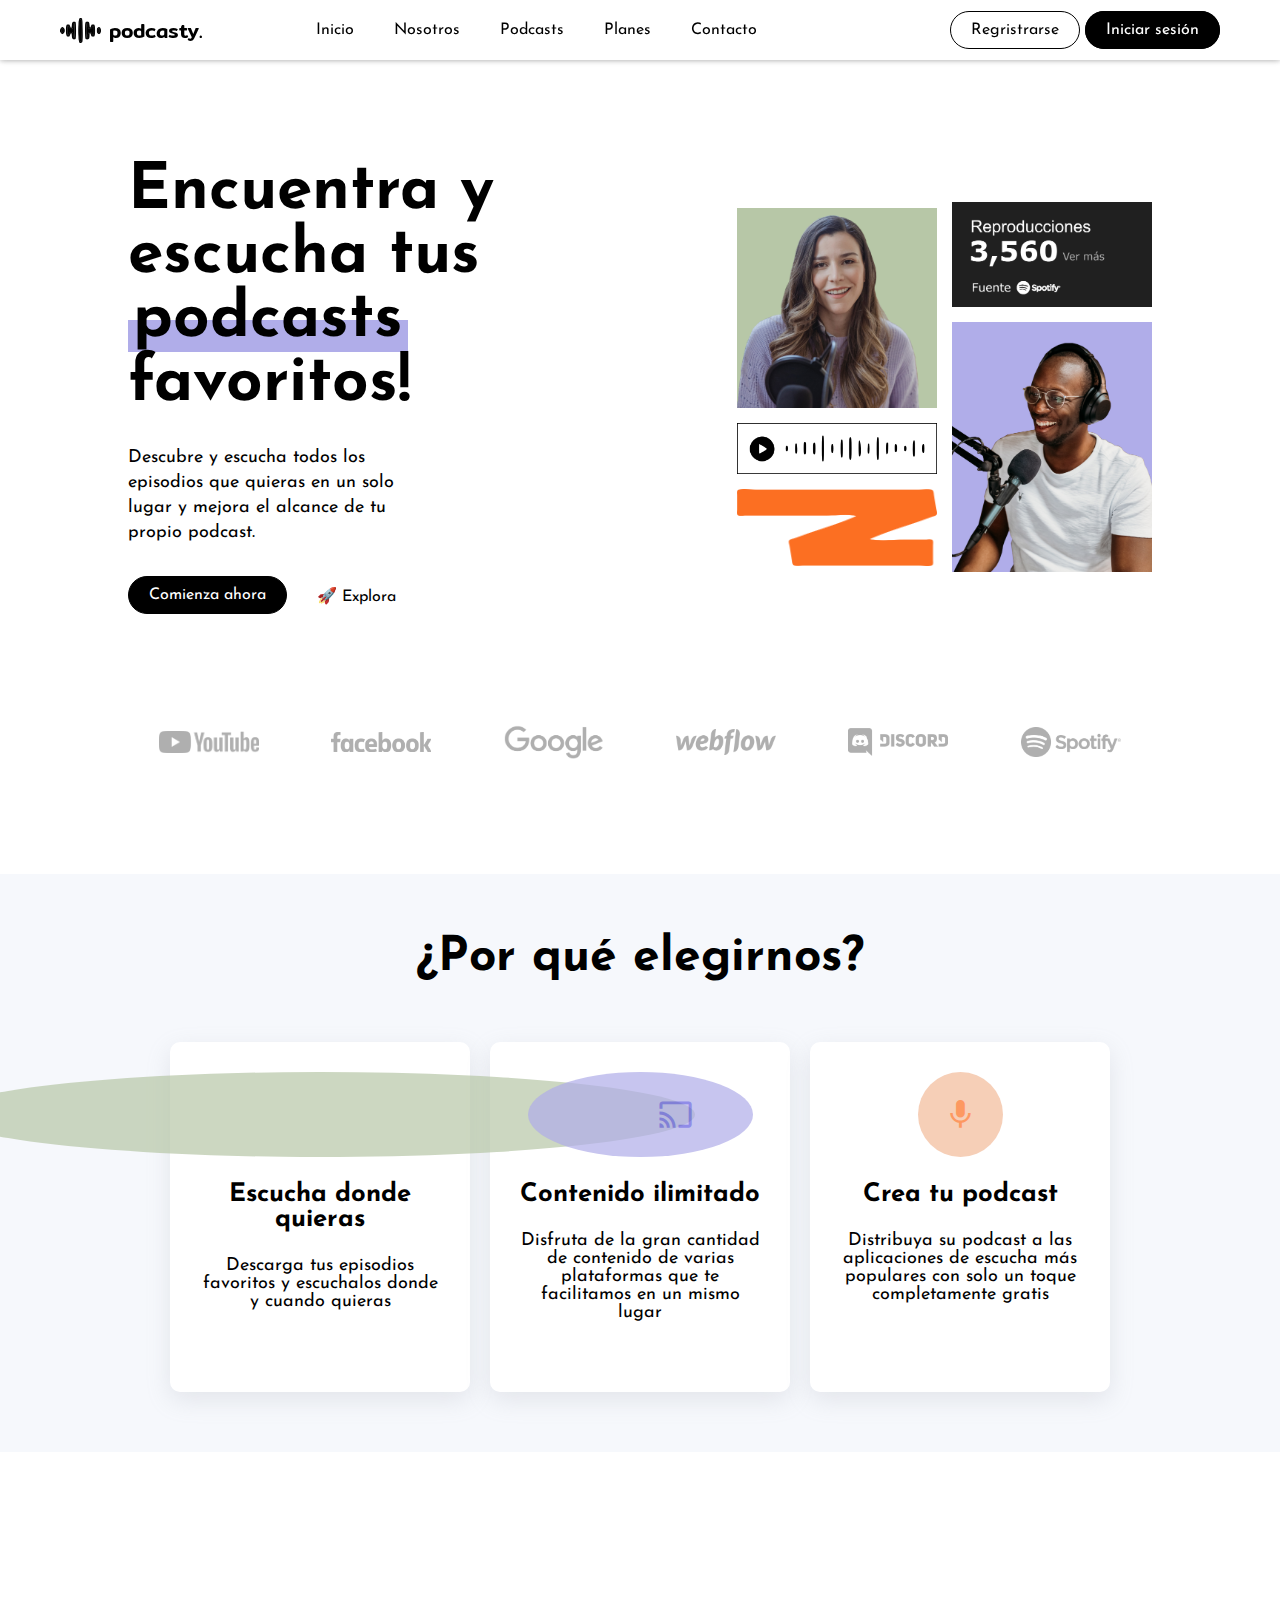
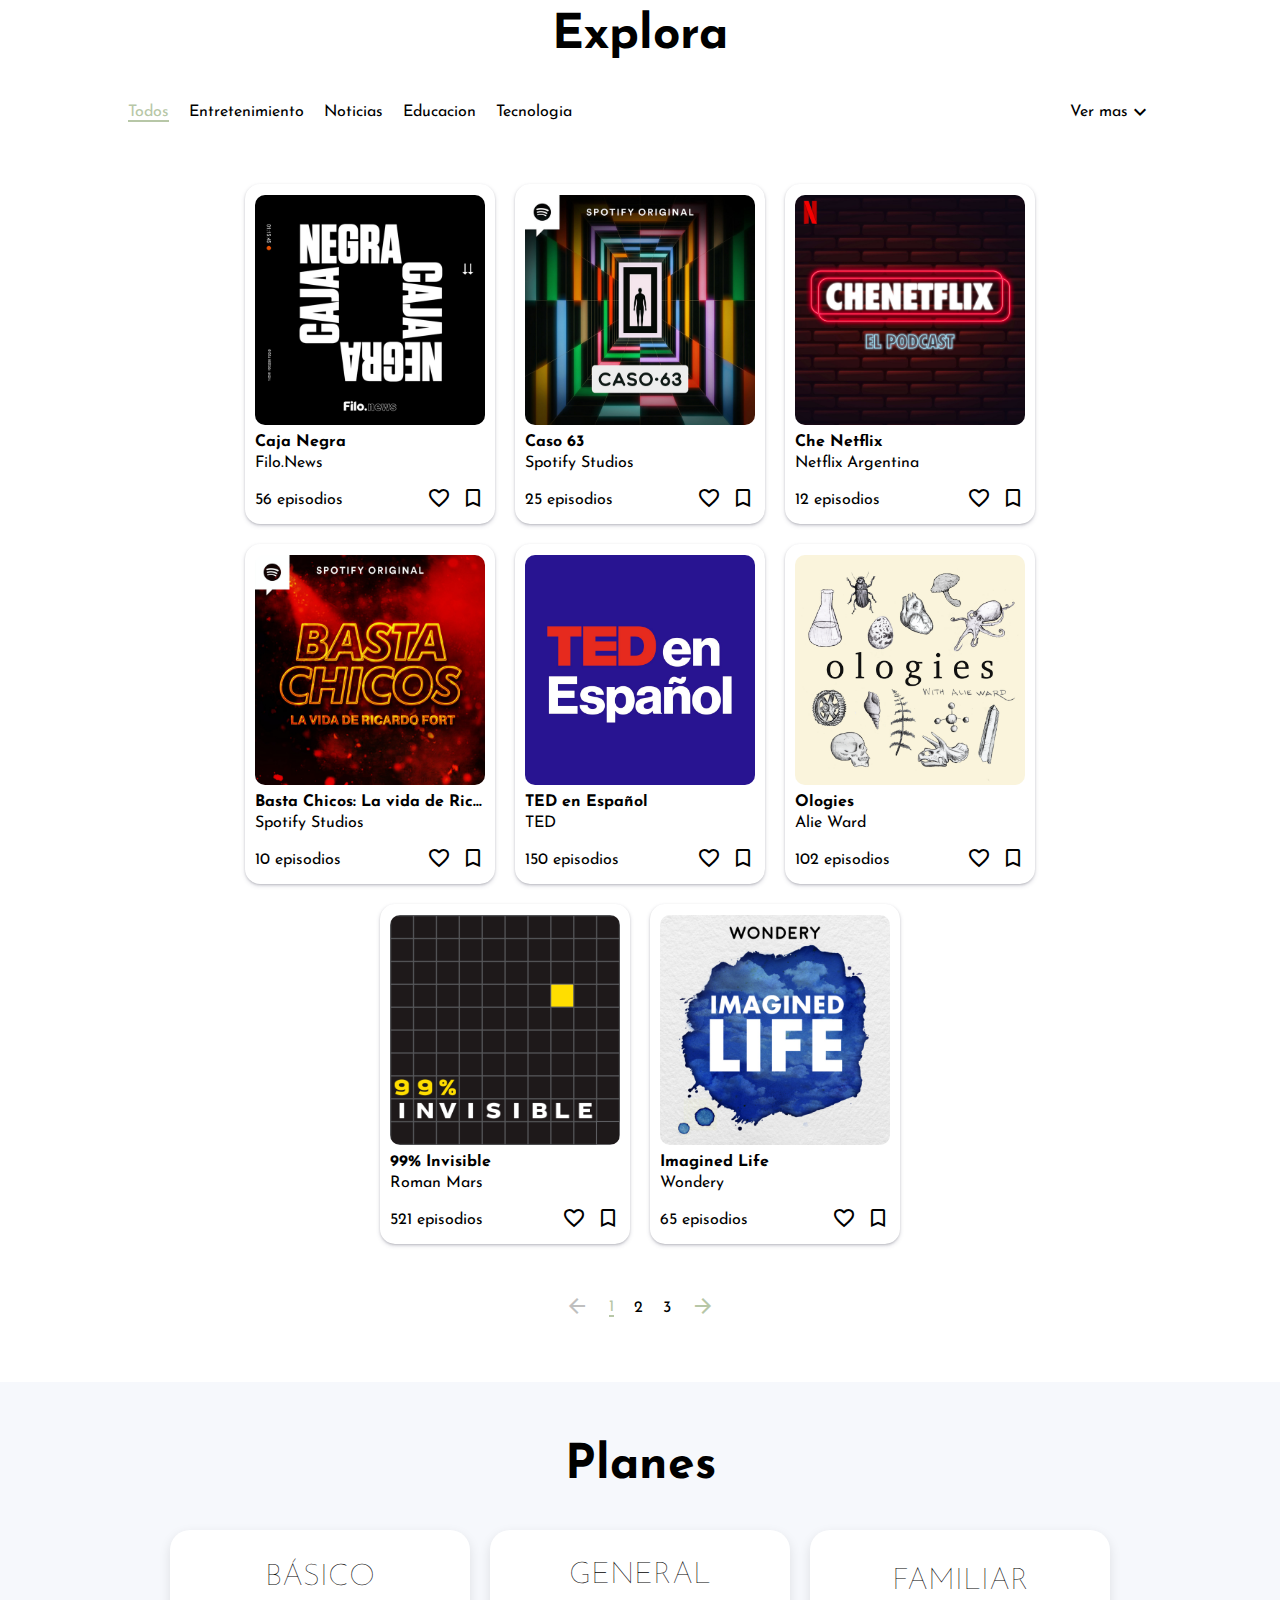
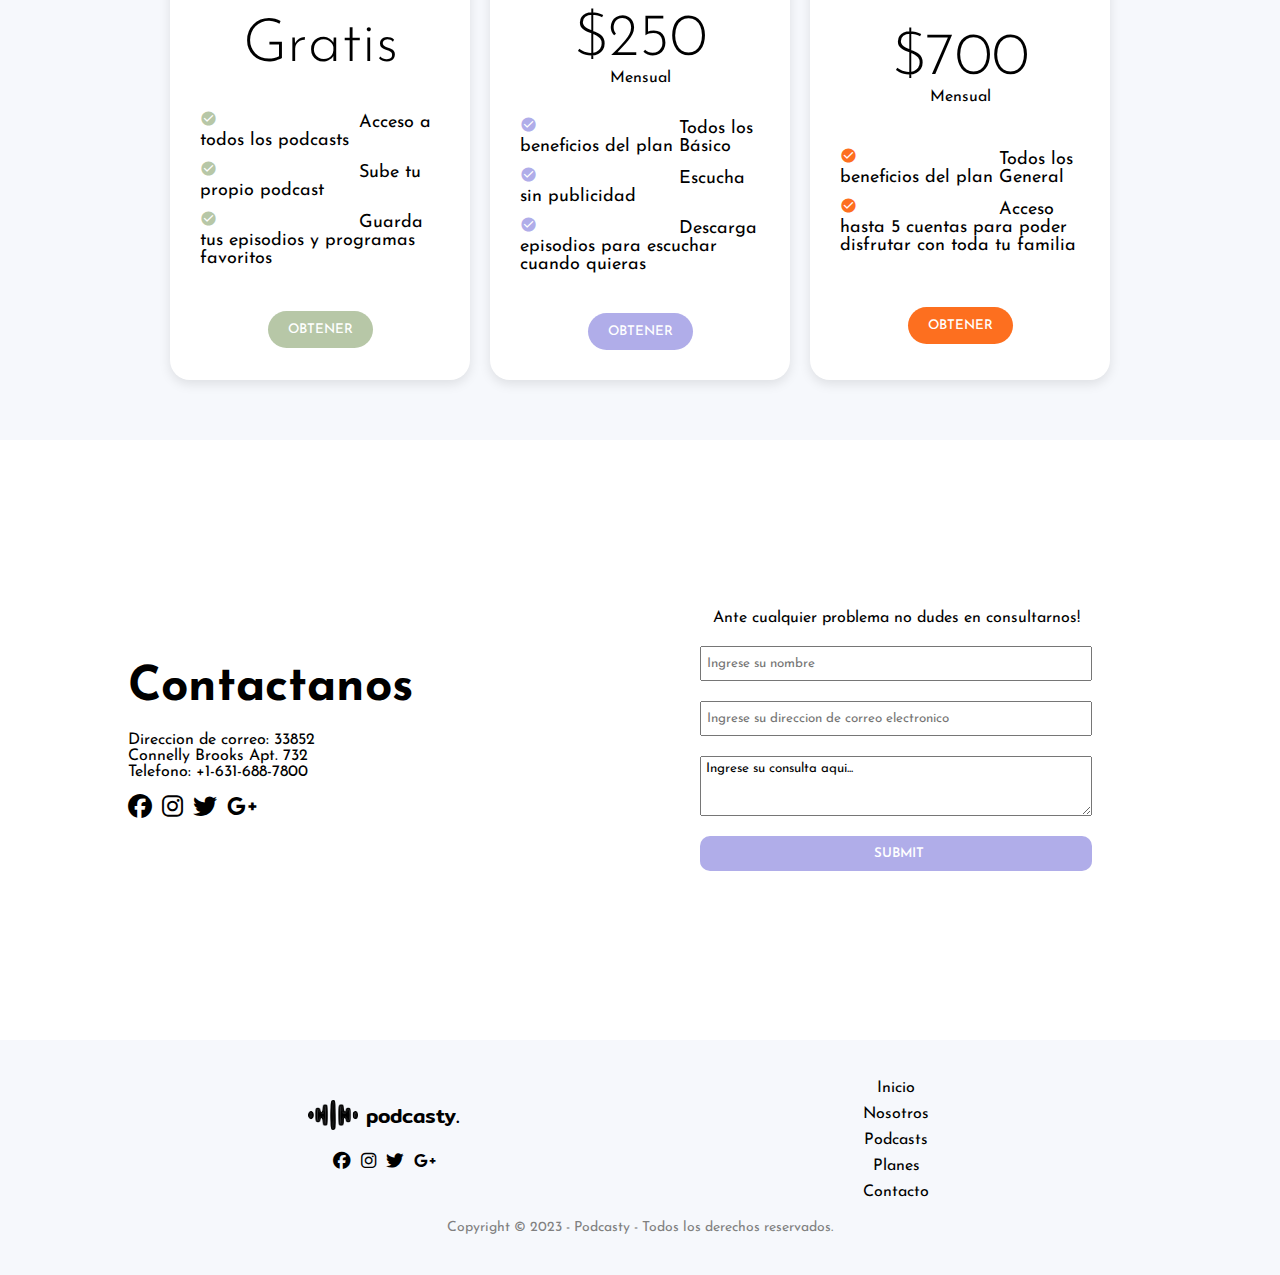
<file: index.html>
<!DOCTYPE html>
<html lang="en">
<head>
    <meta charset="UTF-8">
    <meta http-equiv="X-UA-Compatible" content="IE=edge">
    <meta name="viewport" content="width=device-width, initial-scale=1.0">
    <title>podcasty.</title>

    <!-- Icon -->
    <link rel="icon" type="image/png" href="./img/logo4.png"/>

    <!-- Fonts -->
    <link rel="preconnect" href="https://fonts.googleapis.com">
    <link rel="preconnect" href="https://fonts.gstatic.com" crossorigin>
    <link href="https://fonts.googleapis.com/css2?family=Josefin+Sans:wght@300;400;500;700&family=Mitr:wght@300;400;500&display=swap" rel="stylesheet">
    <link href="https://fonts.googleapis.com/icon?family=Material+Icons"
      rel="stylesheet">
    <link rel="stylesheet" href="https://cdnjs.cloudflare.com/ajax/libs/font-awesome/6.2.1/css/all.min.css">


    <!-- Styles -->
    <link rel="stylesheet" href="./css/style.css">
    <link rel="stylesheet" href="./css/animations.css">
    <link rel="stylesheet" href="./css/mediaqueries.css">

</head>
<body>
    <header class="header">
        <div class="header__title">
            <a href="index.html"><img src="./img/logo4.png" alt="podcasty logo">podcasty.</a>
        </div>

        <nav class="header__navbar navbar">
            <label for="toggle-menu"><i class="fa-solid fa-bars fa-2xl"></i></label>
            <input type="checkbox" id="toggle-menu">
            <ul class="navbar__list">
                <li><a href="index.html" class="navbar__list--hover">Inicio</a></li>
                <li><a href="#nosotros" class="navbar__list--hover">Nosotros</a></li>
                <li><a href="#podcasts" class="navbar__list--hover">Podcasts</a></li>
                <li><a href="#planes" class="navbar__list--hover">Planes</a></li>
                <li><a href="#contacto" class="navbar__list--hover">Contacto</a></li>
                <li><a href="signup.html" class="navbar__list--hover mobile">Registrarse</a></li>
                <li><a href="login.html" class="navbar__list--hover mobile">Iniciar sesion</a></li>
            </ul>
        </nav>

        <div class="header__account">
            <a href="signup.html" class="button button-white">Regristrarse</a>
            <a href="login.html" class="button button-black">Iniciar sesión</a>
        </div>
    </header>

    <main class="main">
        <div class="hero">
            <div class="hero__left">
                <h1 class="hero__left--title">Encuentra y escucha tus <span class="hero__title--highlight">podcasts</span> favoritos!</h1>
                <p class="hero__left--paragraph">Descubre y escucha todos los episodios que quieras en un solo lugar y mejora el alcance de tu propio podcast.</p>
                <div class="hero__left--start">
                    <a href="signup.html" class="button button-black">Comienza ahora</a>
                    <a href="#podcasts" class="hero-explore">🚀 Explora</a>
                </div>
            </div>

            <div class="hero__right">

                <div class="left">
                    <img src="./img/hero1.png" alt="">
                    <img src="./img/hero3.png" alt="">
                    <img src="./img/hero4.png" alt="">
                </div>

                <div class="right">
                    <img src="./img/hero5.png" alt="">
                    <img src="./img/hero2.png" alt="">
                </div>
    
            </div>
        </div>

        <section class="sources">
            <picture>
                <source media="(max-width:680px)" srcset="/img/logo-youtube-mobile.png">
                <img src="./img/logo-youtube-desktop.png" alt="fuente youtube">
            </picture>

            <picture>
                <source media="(max-width:680px)" srcset="/img/logo-facebook-mobile.png">
                <img src="./img/logo-facebook-desktop.png" alt="fuente facebook">
            </picture>

            <picture>
                <source media="(max-width:680px)" srcset="/img/logo-google-mobile.png">
                <img src="./img/logo-google-desktop.png" alt="fuente google">
            </picture>

            <picture>
                <source media="(max-width:680px)" srcset="/img/logo-webflow-mobile.png">
                <img src="./img/logo-webflow-desktop.png" alt="fuente webflow">
            </picture>

            <picture>
                <source media="(max-width:680px)" srcset="/img/logo-discord-mobile.png">
                <img src="./img/logo-discord-desktop.png" alt="fuente discord">
            </picture>

            <picture>
                <source media="(max-width:680px)" srcset="/img/logo-spotify-mobile.png">
                <img src="./img/logo-spotify-desktop.png" alt="fuente spotify">
            </picture>
        </section>

        <section class="about-us" id="nosotros">
            <h2>¿Por qué elegirnos?</h2>
            <div class="cards">
                <div class="card card1">
                    <span class="material-icons benefits">download_for_offline</span>
                    <h3>Escucha donde quieras</h3>
                    <p>Descarga tus episodios favoritos y escuchalos donde y cuando quieras</p>
                </div>
                <div class="card card2">
                    <span class="material-icons benefits">podcasts</span>                    
                    <h3>Contenido ilimitado</h3>
                    <p>Disfruta de la gran cantidad de contenido de varias plataformas que te facilitamos en un mismo lugar</p>
                </div>
                <div class="card card3">
                    <span class="material-icons benefits">mic</span>                    
                    <h3>Crea tu podcast</h3>
                    <p>Distribuya su podcast a las aplicaciones de escucha más populares con solo un toque completamente gratis</p>
                </div>
            </div>
        </section>

        <section class="explore" id="podcasts">
            <h2>Explora</h2>
            <div class="explore__categories">

                <ul class="explore__categories--list">
                    <li><a href="#">Todos</a></li>
                    <li><a href="#">Entretenimiento</a></li>
                    <li><a href="#">Noticias</a></li>
                    <li><a href="#">Educacion</a></li>
                    <li><a href="#">Tecnologia</a></li>
                </ul>
                <a href="#" class="view-more">Ver mas <span class="material-icons">expand_more</span></a>
                
            </div>

            <div class="explore__cards">
                <div class="explore__card">
                    <div class="podcast-portada">
                        <img src="./img/podcast1.jpg" alt="Portada del podcast">
                    </div>
               
                    <h4>Caja Negra</h4>
                    <p>Filo.News</p>
                    <div class="podcast-info">
                        <p>56 episodios</p>
                        <div class="save-like">
                            <div class="like-section">
                                <span class="material-icons like-icon">
                                    favorite_border
                                </span>
    
                                <span class="material-icons liked">
                                    favorite
                                </span>    
                            </div>
                            
                            <div class="save-section">
                                <span class="material-icons save-icon">
                                    bookmark_border
                                </span>
    
                                <span class="material-icons saved">
                                    bookmark
                                </span>
                            </div>
                        
                        </div>
                    </div>
                </div>

                <div class="explore__card">
                    <div class="podcast-portada">
                        <img src="./img/podcast2.jpg" alt="Portada del podcast">
                    </div>
               
                    <h4>Caso 63</h4>
                    <p>Spotify Studios</p>
                    <div class="podcast-info">
                        <p>25 episodios</p>
                        <div class="save-like">
                            <div class="like-section">
                                <span class="material-icons like-icon">
                                    favorite_border
                                </span>
    
                                <span class="material-icons liked">
                                    favorite
                                </span>    
                            </div>
                            
                            <div class="save-section">
                                <span class="material-icons save-icon">
                                    bookmark_border
                                </span>
    
                                <span class="material-icons saved">
                                    bookmark
                                </span>
                            </div>
                        
                        </div>

                    </div>
                </div>

                <div class="explore__card">
                    <div class="podcast-portada">
                        <img src="./img/podcast3.jpg" alt="Portada del podcast">
                    </div>
               
                    <h4>Che Netflix</h4>
                    <p>Netflix Argentina</p>
                    <div class="podcast-info">
                        <p>12 episodios</p>
                        <div class="save-like">
                            <div class="like-section">
                                <span class="material-icons like-icon">
                                    favorite_border
                                </span>
    
                                <span class="material-icons liked">
                                    favorite
                                </span>    
                            </div>
                            
                            <div class="save-section">
                                <span class="material-icons save-icon">
                                    bookmark_border
                                </span>
    
                                <span class="material-icons saved">
                                    bookmark
                                </span>
                            </div>
                        
                        </div>

                    </div>
                </div>

                <div class="explore__card">
                    <div class="podcast-portada">
                        <img src="./img/podcast4.jpg" alt="Portada del podcast">
                    </div>
               
                    <h4>Basta Chicos: La vida de Ricardo Fort</h4>
                    <p>Spotify Studios</p>
                    <div class="podcast-info">
                        <p>10 episodios</p>
                        <div class="save-like">
                            <div class="like-section">
                                <span class="material-icons like-icon">
                                    favorite_border
                                </span>
    
                                <span class="material-icons liked">
                                    favorite
                                </span>    
                            </div>
                            
                            <div class="save-section">
                                <span class="material-icons save-icon">
                                    bookmark_border
                                </span>
    
                                <span class="material-icons saved">
                                    bookmark
                                </span>
                            </div>
                        
                        </div>

                    </div>
                </div>

                <div class="explore__card">
                    <div class="podcast-portada">
                        <img src="./img/podcast5.jpg" alt="Portada del podcast">
                    </div>
               
                    <h4>TED en Español</h4>
                    <p>TED</p>
                    <div class="podcast-info">
                        <p>150 episodios</p>
                        <div class="save-like">
                            <div class="like-section">
                                <span class="material-icons like-icon">
                                    favorite_border
                                </span>
    
                                <span class="material-icons liked">
                                    favorite
                                </span>    
                            </div>
                            
                            <div class="save-section">
                                <span class="material-icons save-icon">
                                    bookmark_border
                                </span>
    
                                <span class="material-icons saved">
                                    bookmark
                                </span>
                            </div>
                        
                        </div>
                    </div>
                </div>

                <div class="explore__card">
                    <div class="podcast-portada">
                        <img src="./img/podcast6.jpg" alt="Portada del podcast">
                    </div>
               
                    <h4>Ologies</h4>
                    <p>Alie Ward</p>
                    <div class="podcast-info">
                        <p>102 episodios</p>
                        <div class="save-like">
                            <div class="like-section">
                                <span class="material-icons like-icon">
                                    favorite_border
                                </span>
    
                                <span class="material-icons liked">
                                    favorite
                                </span>    
                            </div>
                            
                            <div class="save-section">
                                <span class="material-icons save-icon">
                                    bookmark_border
                                </span>
    
                                <span class="material-icons saved">
                                    bookmark
                                </span>
                            </div>
                        
                        </div>

                    </div>
                </div>

                <div class="explore__card">
                    <div class="podcast-portada">
                        <img src="./img/podcast7.png" alt="Portada del podcast">
                    </div>
               
                    <h4>99% Invisible</h4>
                    <p>Roman Mars</p>
                    <div class="podcast-info">
                        <p>521 episodios</p>
                        <div class="save-like">
                            <div class="like-section">
                                <span class="material-icons like-icon">
                                    favorite_border
                                </span>
    
                                <span class="material-icons liked">
                                    favorite
                                </span>    
                            </div>
                            
                            <div class="save-section">
                                <span class="material-icons save-icon">
                                    bookmark_border
                                </span>
    
                                <span class="material-icons saved">
                                    bookmark
                                </span>
                            </div>
                        
                        </div>
                    </div>
                </div>

                <div class="explore__card">
                    <div class="podcast-portada">
                        <img src="./img/podcast8.jpeg" alt="Portada del podcast">
                    </div>
               
                    <h4>Imagined Life</h4>
                    <p>Wondery</p>
                    <div class="podcast-info">
                        <p>65 episodios</p>
                        <div class="save-like">
                            <div class="like-section">
                                <span class="material-icons like-icon">
                                    favorite_border
                                </span>
    
                                <span class="material-icons liked">
                                    favorite
                                </span>    
                            </div>
                            
                            <div class="save-section">
                                <span class="material-icons save-icon">
                                    bookmark_border
                                </span>
    
                                <span class="material-icons saved">
                                    bookmark
                                </span>
                            </div>
                        
                        </div>

                    </div>
                </div>

             
            </div>

            <div class="page-number">
                    <a href="#">
                        <span class="material-icons left-arrow">
                        arrow_back
                        </span>
                    </a>
                
                <a href="#" class="actual-page">1</a>
                <a href="#">2</a>
                <a href="#">3</a>

                <a href="#">
                    <span class="material-icons right-arrow">
                        arrow_forward
                    </span>
                </a>
                 
            </div>
       </section>

       <section class="prices" id="planes">
            <h2>Planes</h2>
            <div class="prices__cards">
                <div class="price-card price1">

                    <h4 class="plan-title">Básico</h4>

                    <div class="plan-price">
                        <p>Gratis</p>
                    </div>
             
                    <div class="beneficios">
                        <p><span class="material-icons">check_circle_outline</span> Acceso a todos los podcasts</p>
                        <p><span class="material-icons">check_circle_outline</span> Sube tu propio podcast</p>
                        <p><span class="material-icons">check_circle_outline</span> Guarda tus episodios y programas favoritos</p>
                    </div>

                    <button class="plan-button">
                        Obtener
                    </button>

                </div>

                <div class="price-card price2">

                    <h4 class="plan-title">General</h4>

                    <div class="plan-price">
                        <p>$250</p>
                        <p>Mensual</p>
                    </div>
             
                    <div class="beneficios">

                        <p><span class="material-icons">check_circle_outline</span> Todos los beneficios del plan Básico</p>
                        <p><span class="material-icons">check_circle_outline</span> Escucha sin publicidad</p>
                        <p><span class="material-icons">check_circle_outline</span> Descarga episodios para escuchar cuando quieras</p>
                    
                    </div>

                    <button class="plan-button">
                        Obtener
                    </button>

                </div>

                <div class="price-card price3">

                    <h4 class="plan-title">Familiar</h4>

                    <div class="plan-price">
                        <p>$700</p>
                        <p>Mensual</p>
                    </div>
             
                    <div class="beneficios">

                        <p><span class="material-icons">check_circle_outline</span> Todos los beneficios del plan General</p>
                        <p><span class="material-icons">check_circle_outline</span> Acceso hasta 5 cuentas para poder disfrutar con toda tu familia</p>
                    
                    </div>

                    <button class="plan-button">
                        Obtener
                    </button>

                </div>        

            </div>
  
       </section>

       <section class="contact" id="contacto">
            <div class="contact-left">
                <h2 class="contact-title">Contactanos</h2>
                <p class="contact-info">
                    Direccion de correo: 33852 Connelly Brooks Apt. 732
                    <br> Telefono: +1-631-688-7800
                </p>

                <div class="contact-redes">
                    <a href="#"><i class="fa-brands fa-facebook fa-xl"></i></a>
                    <a href="#"><i class="fa-brands fa-instagram fa-xl"></i></a>
                    <a href="#"><i class="fa-brands fa-twitter fa-xl"></i></a>
                    <a href="#"><i class="fa-brands fa-google-plus-g fa-xl"></i></a> 
                </div>
            </div>

            <div class="contact-right">
                <p>Ante cualquier problema no dudes en consultarnos!</p>
                <form action="" id="contact-form">
                    <label for="name">
                        <input type="text" id="name" placeholder="Ingrese su nombre">
                    </label>

                    <label for="email">
                        <input type="email" id="email" placeholder="Ingrese su direccion de correo electronico">
                    </label>

                    <textarea name="comentarios" form="contact-right" cols="50" rows="4">Ingrese su consulta aqui...</textarea>

                    <input type="submit" class="submit-button">
                </form>
            </div>
       </section>

       <footer>
        <div class="footer-top">
            <div class="footer-left">
                <a href="index.html"><img src="./img/logo4.png" alt="podcasty logo">podcasty.</a>
                <div class="footer-redes">
                    <a href="#"><i class="fa-brands fa-facebook fa-sm"></i></a>
                    <a href="#"><i class="fa-brands fa-instagram fa-sm"></i></a>
                    <a href="#"><i class="fa-brands fa-twitter fa-sm"></i></a>
                    <a href="#"><i class="fa-brands fa-google-plus-g fa-sm"></i></a> 
                </div>
            </div>

            <div class="footer-right">
                <div class="header__navbar navbar">
                    <ul class="navbar__list footer-navbar">
                        <li><a href="index.html" class="navbar__list--hover">Inicio</a></li>
                        <li><a href="#nosotros" class="navbar__list--hover">Nosotros</a></li>
                        <li><a href="#podcasts" class="navbar__list--hover">Podcasts</a></li>
                        <li><a href="#planes" class="navbar__list--hover">Planes</a></li>
                        <li><a href="#contacto" class="navbar__list--hover">Contacto</a></li>
                    </ul>
                </div>
            </div>
        </div>
            
        <div class="footer-bottom">
            <p>Copyright © 2023 - Podcasty - Todos los derechos reservados.</p>
        </div>
       </footer>
    </main>
</body>
</html>
</file>
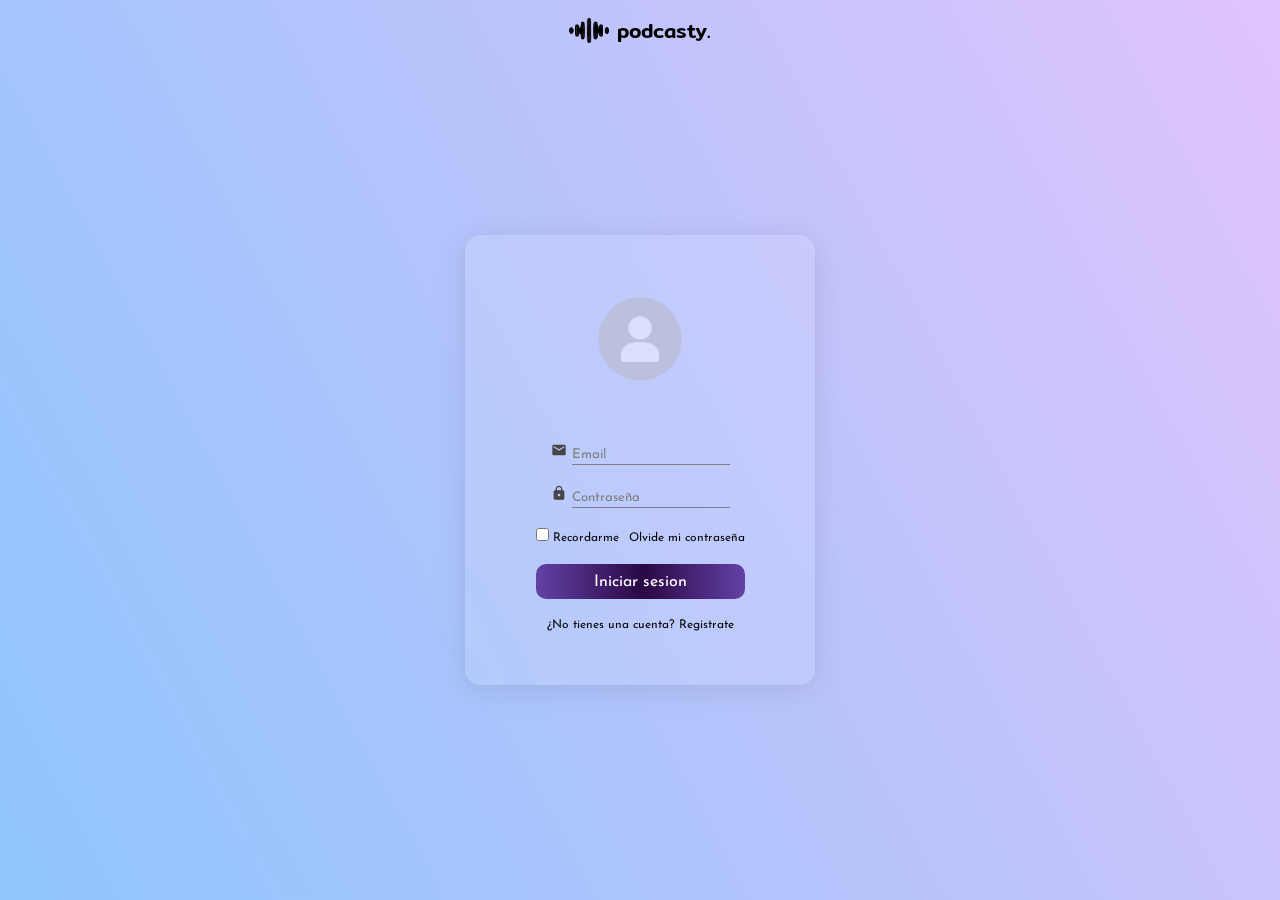
<file: login.html>
<!DOCTYPE html>
<html lang="en">
<head>
    <meta charset="UTF-8">
    <meta http-equiv="X-UA-Compatible" content="IE=edge">
    <meta name="viewport" content="width=device-width, initial-scale=1.0">
    <title>podcasty.</title>

        <!-- Icon -->
        <link rel="icon" type="image/png" href="./img/logo4.png"/>

        <!-- Fonts -->
        <link rel="preconnect" href="https://fonts.googleapis.com">
        <link rel="preconnect" href="https://fonts.gstatic.com" crossorigin>
        <link href="https://fonts.googleapis.com/css2?family=Josefin+Sans:wght@300;400;500;700&family=Mitr:wght@300;400;500&display=swap" rel="stylesheet">
        <link href="https://fonts.googleapis.com/icon?family=Material+Icons"
          rel="stylesheet">

        <!-- Styles -->
        <link rel="stylesheet" href="./css/login.css">
</head>
<body>
        <header class="header">
            <div class="header__title">
                <a href="./index.html"><img src="./img/logo4.png" alt="podcasty logo">podcasty.</a>
            </div>
        </header>
    
    
        <main class="main">
                <div class="card">
                    <img src="./img/profile.png" alt="">
        
                    <form action="" class="form">
                        <label for="mail">
                            <span class="material-icons login-icon">
                                email
                            </span>
                            <input type="email" placeholder="Email" id="mail" class="input">
                        </label>
        
                        <label for="password">
                            <span class="material-icons login-icon">
                                lock
                            </span>
                            <input type="password" placeholder="Contraseña" id="password" class="input">
                        </label>
        
                        <div class="options option-text">
                            <div class="remember">
                                <label for="remember"></label>
                                <input type="checkbox" id="remember"> Recordarme
                            </div>
                        
        
                            <a href="#" class="option-text-hover">Olvide mi contraseña</a>
                        </div>
        
                       
                        <a href="./index.html" class="login-button">Iniciar sesion</a>
        
                        <a href="./signup.html" class="option-text option-text-hover">¿No tienes una cuenta? Registrate</a>
                    </form>
                </div>
           
        </main>

   
</body>
</html>
</file>
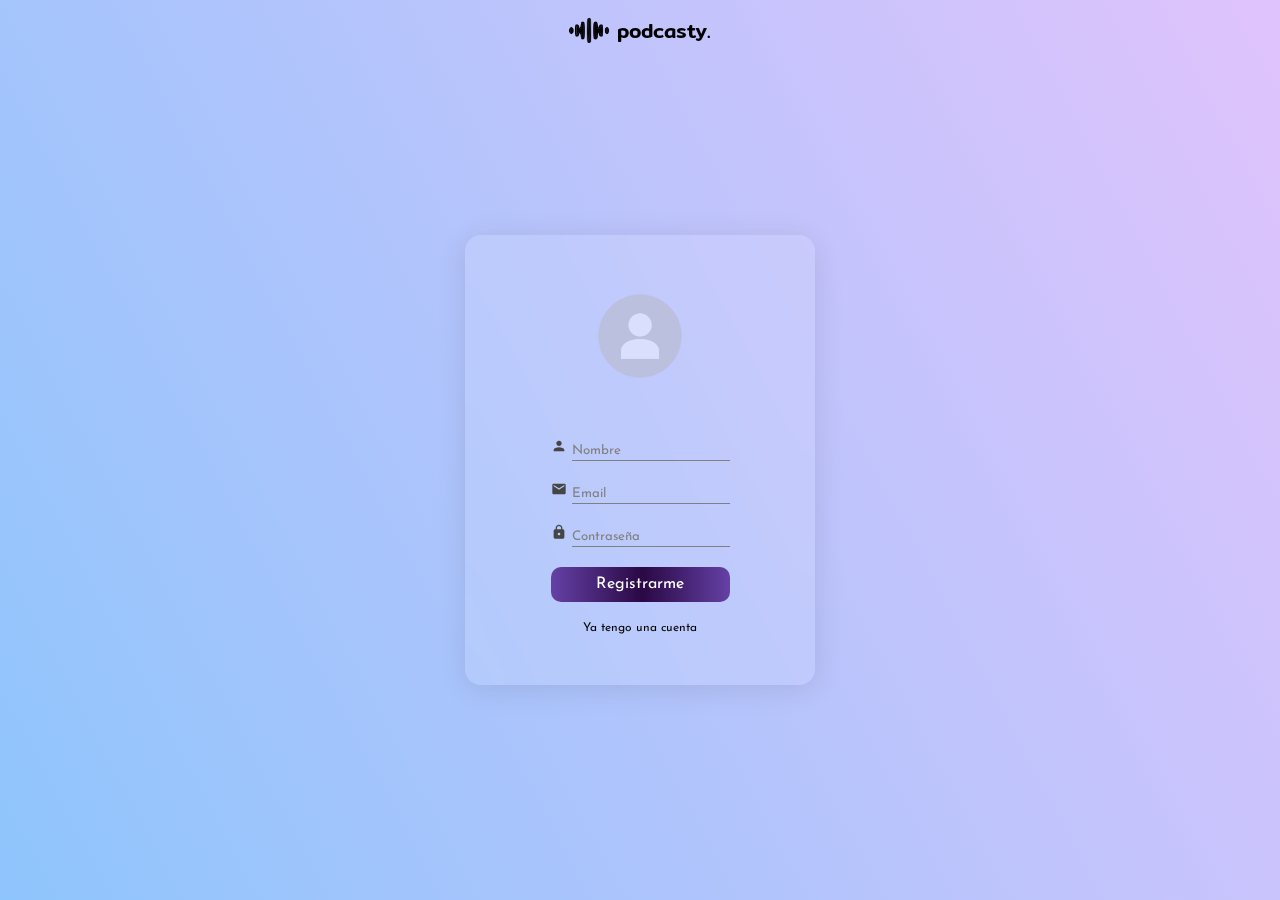
<file: signup.html>
<!DOCTYPE html>
<html lang="en">
<head>
    <meta charset="UTF-8">
    <meta http-equiv="X-UA-Compatible" content="IE=edge">
    <meta name="viewport" content="width=device-width, initial-scale=1.0">
    <title>podcasty.</title>

        <!-- Icon -->
        <link rel="icon" type="image/png" href="./img/logo4.png"/>

        <!-- Fonts -->
        <link rel="preconnect" href="https://fonts.googleapis.com">
        <link rel="preconnect" href="https://fonts.gstatic.com" crossorigin>
        <link href="https://fonts.googleapis.com/css2?family=Josefin+Sans:wght@300;400;500;700&family=Mitr:wght@300;400;500&display=swap" rel="stylesheet">
        <link href="https://fonts.googleapis.com/icon?family=Material+Icons"
          rel="stylesheet">

        <!-- Styles -->
        <link rel="stylesheet" href="./css/login.css">
</head>
<body>
        <header class="header">
            <div class="header__title">
                <a href="./index.html"><img src="./img/logo4.png" alt="podcasty logo">podcasty.</a>
            </div>
        </header>
    
    
        <main class="main">
                <div class="card">
                    <img src="./img/profile.png" alt="">
        
                    <form action="" class="form">

                        <label for="name">
                            <span class="material-icons login-icon">
                                person
                            </span>
                            <input type="text" placeholder="Nombre" id="name" class="input">
                        </label>
        

                        <label for="mail">
                            <span class="material-icons login-icon">
                                email
                            </span>
                            <input type="email" placeholder="Email" id="mail" class="input">
                        </label>
        
                        <label for="password">
                            <span class="material-icons login-icon">
                                lock
                            </span>
                            <input type="password" placeholder="Contraseña" id="password" class="input">
                        </label>
        
                       
                        <a href="./index.html" class="login-button">Registrarme</a>
        
                        <a href="./login.html" class="option-text option-text-hover">Ya tengo una cuenta</a>
                    </form>
                </div>
           
        </main>

   
</body>
</html>
</file>
<file: css/style.css>
@import url('https://fonts.googleapis.com/css2?family=Josefin+Sans:wght@300;400;500;700&family=Mitr:wght@300;400;500&display=swap');

:root {
    /* Colors */
    --purple: #b0ade9;
    --green: #b7c7a7;
    --orange: #fd6f1f;
    --gray: #454545;
    --light-gray: #808080;
    --light-background: #f6f8fc;
}

* {
    margin: 0;
    padding: 0;
    font-family: 'Josefin Sans', sans-serif;
    box-sizing: border-box;
}


a{
    text-decoration: none;
    color: black;
}

html {
    scroll-behavior: smooth;
    scroll-padding-top: 60px; 
}

body::-webkit-scrollbar {
    width: 1em;
  }
   
body::-webkit-scrollbar-track {
    box-shadow: inset 0 0 6px rgba(0, 0, 0, 0.3);
  }
   
body::-webkit-scrollbar-thumb {
    background-color: var(--light-gray);
    border-radius: 8px;
  }

 /* Header */

.header {
    width: 100%;
    height: 60px;
    display: flex;
    justify-content: space-between;
    box-shadow: rgba(0, 0, 0, 0.16) 0px 0px 6px, rgba(0, 0, 0, 0.23) 0px 0px 6px;
    align-items: center;
    padding: 0 60px;
    background-color: white;
    position: fixed;
    top: 0;
    z-index: 1;
}

.header__title a {
    display: flex;
    align-items: center;
    gap: 8px;
    font-size: 1.25rem;
    font-family: 'Mitr', sans-serif;
    font-weight: 500;
}

.header__title a img {
    height: 25px;
 }

 
.navbar{
    display: flex;
}

.navbar i {
    display: none;
}

#toggle-menu {
    display: none;
}

.mobile {
    display: none;
}

.navbar__list {
    display: flex;
    justify-content: center;
    align-items: center;
    gap: 40px;
    list-style: none;
}

.navbar__list--hover {
    position: relative;
}


.button{
    border: 1px solid black;
    padding: 10px 20px;
    border-radius: 40px;
}



.button-black{
    text-decoration: none;
    color: white;
    background-color: black;
}


/* Main */

.main {
    width: 100%;
    display: flex;
    justify-content: center;
    align-items: center;
    flex-direction: column;
    margin-top: 60px;
}

/* Hero  */

.hero {
    width: 80%;
    max-width: 1400px;
    display: flex;
    justify-content: center;
    align-items: center;
    margin-top: 100px;
    margin-bottom: 100px;
}

.hero__left {
    width: 50%;
    display: flex;
    flex-direction: column;
    justify-content: center;
    align-items: flex-start;
    gap: 30px;
}

.hero__left--title {
    font-size: 4rem;
    
}

.hero__title--highlight {
    padding: 0 5px;
    background: linear-gradient(to bottom, transparent 50%, var(--purple) 50% );
}

.hero__left--paragraph {
    line-height: 25px;
    font-size: 1.125rem;
    max-width: 300px;
}

.hero__left--start {
    display: flex;
    gap: 30px;
    align-items: center;
}

.hero-explore:hover {
    color: var(--light-gray);
}

.hero__right {
    width: 50%;
    display: flex;
    justify-content: flex-end;
    align-items: center;
    gap: 15px;
}

.left {
    display: flex;
    flex-direction: column;
    gap: 15px;
    align-items: flex-end;
    justify-content: flex-start;
}

.left img:nth-child(1) {
    width: 280px;
}

.left img:nth-child(2) {
    width: 290px;
}

.left img:nth-child(3) {
    width: 230px;
}

.right {
    display: flex;
    flex-direction: column;
    align-items: flex-start;
    justify-content: center;
    gap: 15px;
}

.right img:nth-child(1) {
    width: 250px;
}

.right img:nth-child(2) {
    width: 290px;
}


.sources {
    max-width: 1400;
    width: 80%;
    height: 60px;
    display: flex;
    align-items: center;
    justify-content: space-around;
    flex-wrap: wrap;
    gap: 10px;
}

.sources img { 
    width: 100px;
}

/* Beneficios */

.about-us {
    background-color: var(--light-background);
    width: 100%;
    margin-top: 100px;
    display: flex;
    flex-direction: column;
    align-items: center;
    justify-content: center;
    gap: 20px;
    padding: 60px 0;
}

h2 {
    font-size: 3rem;
    margin-bottom: 40px;
}

h3 {
    font-size: 1.6rem;
}

.cards {
    display: flex;
    align-items: center;
    justify-content: center;
    flex-wrap: wrap;
    gap: 20px;
    width: 80%;
    max-width: 1400px;
}
.card {
    display: flex;
    flex-direction: column;
    align-items: center;
    justify-content: flex-start;
    gap: 25px;
    width: 300px;
    height: 350px;
    padding: 30px;
    text-align: center;
    background-color: white;
    border-radius: 10px;
    box-shadow: rgba(149, 157, 165, 0.2) 0px 8px 24px;
    
}

.card p {
    font-size: 1.125rem;
}

.card1 .material-icons {
    background-color: var(--green);
    color: #5e9329;
}

.card2 .material-icons{
    color: #625cdf;
    background-color: var(--purple)
}

.card3 .material-icons{
    color: var(--orange);
    background-color: #f3bb9a;
}

.benefits{
    opacity: 70%;
    font-size: 2.1875rem;
    border-radius: 50%;
    padding: 25px;
}

/* Explora */

.explore {
    max-width: 1400px;
    margin-top: 100px;
    padding: 60px 0;
    width: 80%;
    display: flex;
    flex-direction: column;
    justify-content: center;
    align-items: center;
}

.explore__categories {
    width: 100%;
    display: flex;
    justify-content: space-between;
    align-items: center;
}

.explore__categories--list {
    display: flex;
    justify-content: space-between;
    align-items: center;
    gap: 20px;
    list-style: none;
}

.explore__categories--list li:nth-child(1) a {
    border-bottom: 2px solid var(--green);
    color: var(--green);
}

.explore__categories--list li a:hover,
.view-more:hover {
    color: var(--light-gray);
}

.view-more {
    display: flex;
    justify-content: center;
    align-items: center;
}

.view-more a span {
    font-size: 1.25rem;
    padding: 0;
}

.explore__cards {
    width: 100%;
    display: flex;
    flex-wrap: wrap;
    justify-content: center;
    align-items: center;
    margin-top: 60px;
    gap: 20px;
}

.explore__card {
    display: flex;
    flex-direction: column;
    justify-content: center;
    align-items: flex-start;
    gap: 5px;
    width: 250px;
    height: 340px;
    border-radius: 15px;
    padding: 10px;
    box-shadow: rgba(50, 50, 93, 0.25) 0px 2px 5px -1px, rgba(0, 0, 0, 0.3) 0px 1px 3px -1px;
}

.explore__card h4 {
    width: 100%;
    white-space: nowrap;
    overflow: hidden;
    text-overflow: ellipsis;

}


.podcast-portada img{
    width: 100%;
    border-radius: 10px;
}

.podcast-info {
    width: 100%;
    margin-top: 10px;
    display: flex;
    justify-content: space-between;
    align-items: center;
}

.save-like{
    display: flex;
    gap: 10px;
}

.liked,
.saved {
    display: none;
}

.liked {
    color: var(--orange);
}

.like-section:hover .liked {
    display: block;
    cursor: pointer;
}

.like-section:hover .like-icon {
    display: none;
}


.save-section:hover .saved {
    display: block;
    cursor: pointer;
}

.save-section:hover .save-icon {
    display: none;
}

.page-number {
    display: flex;
    max-width: 250px;
    justify-content: space-around;
    align-items: center;
    gap: 20px;
    margin-top: 50px;
}

.page-number a:hover {
    color: var(--light-gray);
}

.actual-page {
    color: var(--green);
    border-bottom: 2px solid var(--green);
}

.left-arrow {
    color: var(--light-gray);
    opacity: 50%;
}

.right-arrow {
    color: var(--green);
}

.right-arrow:hover {
    color: var(--light-gray);
}

/* Pricing */

.prices {
    padding: 60px 0;
    width: 100%;
    background-color: var(--light-background);
    display: flex;
    flex-direction: column;
    justify-content: center;
    align-items: center;
}

.prices__cards {
    max-width: 1400px;
    width: 80%;
    display: flex;
    justify-content: center;
    align-items: center;
    flex-wrap: wrap;
    gap: 20px;
}

.price-card {
    width: 300px;
    height: 450px;
    padding: 20px;
    background-color: white;
    border-radius: 20px;
    box-shadow: rgba(0, 0, 0, 0.1) 0px 4px 12px;
    display: flex;
    flex-direction: column;
    align-items: center;
    justify-content: space-around;
}

.plan-title {
    font-size: 1.875rem;
    font-weight: 100;
    text-transform: uppercase;
}

.plan-price {
    display: flex;
    flex-direction: column;
    align-items: center;
    justify-content: center;
}

.plan-price p:nth-child(1) {
    font-size: 3.75rem;
    font-weight: 300;
}

.beneficios {
    padding: 10px;
}

.beneficios p {
    font-size: 1.125rem;
    margin-bottom: 10px;
}

.beneficios p span {
    font-size: 1.0625rem;
    font-weight: 500;
}

.plan-button {
    padding: 12px 20px;
    color: white;
    border: none;
    border-radius: 20px;
    cursor: pointer;
    font-weight: 500;
    text-transform: uppercase;
}


.price1 .plan-button{
    background-color: var(--green);
}

.price1 .beneficios p span {
    color: var(--green);
}

.price2 .plan-button{
    background-color: var(--purple);
}

.price2 .beneficios p span {
    color: var(--purple);
}

.price3 .plan-button{
    background-color: var(--orange);
}

.price3 .beneficios p span {
    color: var(--orange);
}



/* Contact */

.contact {
    width: 50%;
    max-width: 1400px;
    height: 600px;
    display: flex;
    justify-content: center;
    align-items: center;
    flex-wrap: wrap;
}

.contact-left,
.contact-right {
    width: 50%;
    display: flex;
    flex-direction: column;
    justify-content: center;
    align-items: center;  
    gap: 20px;
}

.contact-left{
    align-items: flex-start;  
}

.contact-title{
    margin-bottom: 0;
}

.contact-info {
    width: 200px;
}

.contact-redes {
    display: flex;
    justify-content: center;
    align-items: center;
    gap: 10px;
}

#contact-form {
    display: flex;
    flex-direction: column;
    gap: 20px;
}

#contact-form input{
    width: 100%;
    height: 35px;
    padding-left: 5px;
}

textarea{
    height: 60px;
    padding: 5px;
}

.submit-button {
    border: none;
    border-radius: 10px;
    cursor: pointer;
    color: white;
    background-color: var(--purple);
    text-transform: uppercase;
    font-weight: 600;
}


/* Footer */
footer {
    padding: 40px 0;
    width: 100%;
    background-color: var(--light-background);
    display: flex;
    flex-direction: column;
    align-items: center;
    justify-content: center;
}

.footer-top {
    width: 80%;
    max-width: 1400px;
    display: flex;
    align-items: center;
    justify-content: space-between;
}

.footer-left,
.footer-right {
    width: 50%;
    display: flex;
    flex-direction: column;
    align-items: center;
    justify-content: center;
    gap: 10px;
}

.footer-left a {
    display: flex;
    align-items: center;
    gap: 8px;
    font-size: 1.25rem;
    font-family: 'Mitr', sans-serif;
    font-weight: 500;
}

.footer-left a img {
    width: 50px;
}

.footer-redes {
    width: 100%;
    height: 40px;
    display: flex;
    justify-content: center;
    align-items: center;
    gap: 10px;
}

.footer-bottom {
    width: 100%;
    margin-top: 20px;
    display: flex;
    align-items: flex-end;
    justify-content: center;
}

.footer-bottom p {
    font-size: 0.875rem;
    color: var(--light-gray);
    text-align: center;
}
</file>
<file: css/animations.css>
@keyframes fade {
    from  {
        opacity: 0;
    }
    to {
        opacity: 1;
    }
  }

@keyframes slide-up{
   from  {
        transform: translateY(100px);
    }
    to {
        transform: translateY(0);
    }
}  
  
@keyframes slide-left {
    from  {
         transform: translateX(100px);
     }
     to {
         transform: translateX(0);
     }
} 

@keyframes slide-right {
    from  {
         transform: translateX(-100px);
     }
     to {
         transform: translateX(0);
     }
} 

@keyframes slide-down {
    from  {
         transform: translateY(-100px);
     }
     to {
         transform: translateY(0);
     }
} 

.hero__left--title{
    animation: fade 1s ease-in, slide-up 0.7s ease-in;
}

.hero__left--paragraph{
    animation: fade 1s ease-in, slide-up 0.8s ease-in;
}

.hero__left--start {
    animation: fade 1s ease-in, slide-up 0.9s ease-in;
}

.left img:nth-child(1) {
    animation: fade 1s ease-in, slide-right 0.8s ease-in;
}

.left img:nth-child(2) {
    animation: fade 1s ease-in, slide-right 0.9s ease-in;
}

.left img:nth-child(3) {
    animation: fade 1s ease-in, slide-up 0.9s ease-in;
}

.right img:nth-child(1) {
    animation: fade 1s ease-in, slide-down 0.9s ease-in;
}

.right img:nth-child(2) {
    animation: fade 1s ease-in, slide-left 0.8s ease-in;
}

.navbar__list--hover::after {
    content: "";
    position: absolute;
    width: 50%;
    height: 1px;
    bottom: 0;
    left: 0;
    background-color: var(--gray);
    transform-origin: bottom right;
    transition: transform 0.25s ease-out;
    transform: scaleX(0);
} 

.navbar__list--hover:hover::after {
    transform: scaleX(1);
    transform-origin: bottom left;
    color: var(--gray);
}

.sources {
    animation: fade 1s ease-in;
}

.explore__card:hover {
    transform: scale(1.02);
    transition: all 0.1s ease-in;
}

.button-white:hover {
    border: 1px solid var(--light-gray);
    color: var(--light-gray);
    transform: scale(1.02);
    transition: all 0.15s ease-in;
}

.button-black:hover{
    text-decoration: none;
    background-color: var(--gray);
    transform: scale(1.02);
    transition: all 0.15s ease-in;
}

.plan-button:hover {
    background-color: var(--gray);
    transform: scale(1.02);
    transition: all 0.15s ease-in;
}

.submit-button:hover {
    background-color: var(--gray);
    transform: scale(1.02);
    transition: all 0.15s ease-in;
}
</file>
<file: css/mediaqueries.css>
:root {
    /* Colors */
    --purple: #b0ade9;
    --green: #b7c7a7;
    --orange: #fd6f1f;
    --gray: #454545;
    --light-gray: #808080;
    --light-background: #f6f8fc;
}

@media (max-width: 1300px) {
    .left img:nth-child(1) {
        width: 200px;
    }
    
    .left img:nth-child(2) {
        width: 200px;
    }
    
    .left img:nth-child(3) {
        width: 200px;
    }

    .right img:nth-child(1) {
        width: 200px;
    }
    
    .right img:nth-child(2) {
        width: 200px;
    }
    
    .contact {
        width: 80%;
    }

    .footer-navbar {
        display: flex;
        flex-direction: column;
        gap: 10px;
    }
}

@media (max-width: 1080px) {
    .hero__left {
        width: 100%;
        justify-content: center;
        align-items: center;
        gap: 30px;
    }

    .hero__left--title,
    .hero__left--paragraph {
        text-align: center;
    }

    .hero__left--paragraph{
        max-width: 100%;
    }

    .hero__right{
        display: none;
    } 

   .contact {
    flex-direction: column;
    gap: 30px;
   }

   .contact-left {
    align-items: center;
   }

   .contact-right p {
    text-align: center;
   }

   .navbar__list {
    background: rgba(176, 173, 233, 0.84);
    border-radius: 0 16px 16px 0;
    box-shadow: 0 4px 30px rgba(0, 0, 0, 0.1);
    backdrop-filter: blur(6.4px);
    -webkit-backdrop-filter: blur(6.4px);
    width: 300px;
    height: calc(100vh - 60px);
    position: absolute;
    top: 60px;
    left: 0;
    flex-direction: column;
    align-items: center;
    justify-content: center;
    transform: translateX(-200%);
    transition: all 0.4s ease-out;
   }

   .navbar i {
    display: block;
   }

   #toggle-menu:checked ~ .navbar__list {
    transform: translateX(0);
    transition: all 0.4s ease-in;
   }

   .mobile {
    display: block;
   }

   .header__account {
    display: none;
   }
}

@media (max-width: 680px) {
    .explore__categories {
        flex-direction: column;
        gap: 20px;
    }

    .sources img { 
        width: 50px;
    }
}

@media (max-width: 480px) {
    .hero {
        width: 90%;
    }

    .about-us h2 {
        text-align: center;
    }

    .cards {
        width: 90%;
    }

    .explore__categories--list{
        flex-direction: column;
    }

    .contact-left,
    .contact-right {
        width: 90%;
    }   

    #contact-form {
        width: 100%;
    }

    .footer-top {
        flex-direction: column;
        gap: 20px;
    }
}
</file>
<file: css/login.css>
@import url('https://fonts.googleapis.com/css2?family=Josefin+Sans:wght@300;400;500;700&family=Mitr:wght@300;400;500&display=swap');

:root {
    /* Colors */
    --purple: #b0ade9;
    --green: #b7c7a7;
    --orange: #fd6f1f;
    --gray: #454545;
    --light-gray: #808080;
    --light-background: #f6f8fc;
}

* {
    margin: 0;
    padding: 0;
    font-family: 'Josefin Sans', sans-serif;
    box-sizing: border-box;
}

a{
    text-decoration: none;
    color: black;
}
body {
    width: 100%;
    height: 100vh;
    display: flex;
    justify-content: center;
    align-items: center;
    background-color: #8EC5FC;
    background-image: linear-gradient(62deg, #8EC5FC 0%, #E0C3FC 100%);
}

.header {
    width: 100%;
    height: 60px;
    display: flex;
    justify-content: center;
    align-items: center;
    padding: 0 60px;
    background-color: transparent;
    position: fixed;
    top: 0;
    z-index: 2;
}

.header__title a {
    display: flex;
    align-items: center;
    gap: 8px;
    font-size: 1.25rem;
    font-family: 'Mitr', sans-serif;
    font-weight: 500;
}

.header__title a img {
    height: 25px;
 }

.main {
    width: 100%;
    display: flex;
    justify-content: center;
    align-items: center;
    margin-top: 20px;
}

.card {
    width: 80%;
    max-width: 350px;
    height: 450px;
    padding: 20px;
    display: flex;
    flex-direction: column;
    justify-content: space-evenly;
    align-items: center;
    gap: 20px;
    border-radius: 10px;
    background: rgba(255, 255, 255, 0.11);
    border-radius: 16px;
    box-shadow: 0 4px 30px rgba(0, 0, 0, 0.1);
    backdrop-filter: blur(13.8px);
    -webkit-backdrop-filter: blur(13.8px);
}

.card img {
    width: 100px;
    opacity: 40%;

}

.form {
    display: flex;
    flex-direction: column;
    align-items: center;
    justify-content: space-around;
    gap: 20px;
}

.mail,
.password {
    width: 100%;
}

.input {
    border: none;
    height: 20px;
    background-color: transparent;
    border-bottom: 1px solid var(--light-gray);
}

.input::placeholder{
    color: var(--light-gray);
}

.login-icon {
    color: var(--gray);
    font-size: 1rem;
}

.options {
    display: flex;
    justify-content: space-around;
    align-items: flex-end;
    gap: 10px;
    flex-direction: row;
}

.login-button {
    display: flex;
    justify-content: center;
    align-items: center;
    width: 100%;
    height: 35px;
    border: none;
    border-radius: 10px;
    color: white;
    background-image: linear-gradient(to right, #6441A5 0%, #2a0845  51%, #6441A5  100%);
}         

.option-text {
    font-size: 0.75rem;
}

.option-text-hover:hover {
    color: var(--gray);
}
</file>
